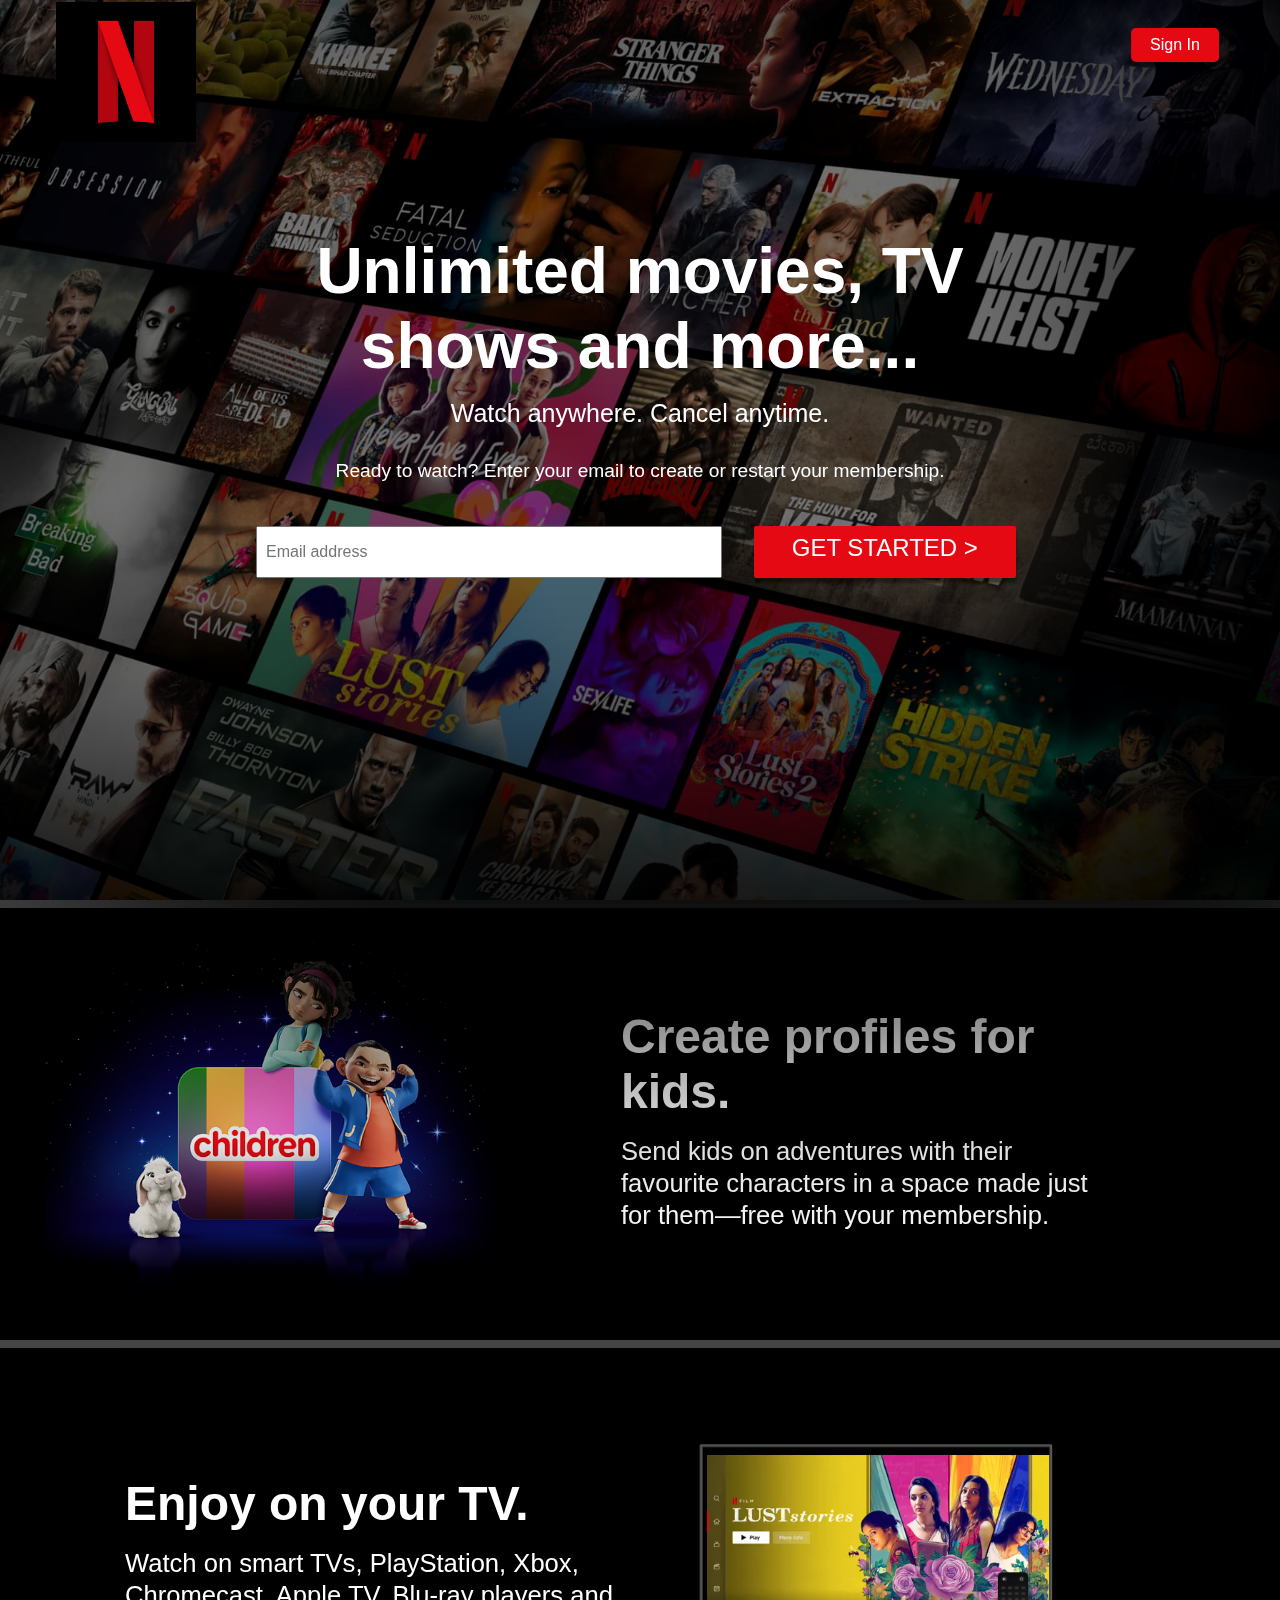
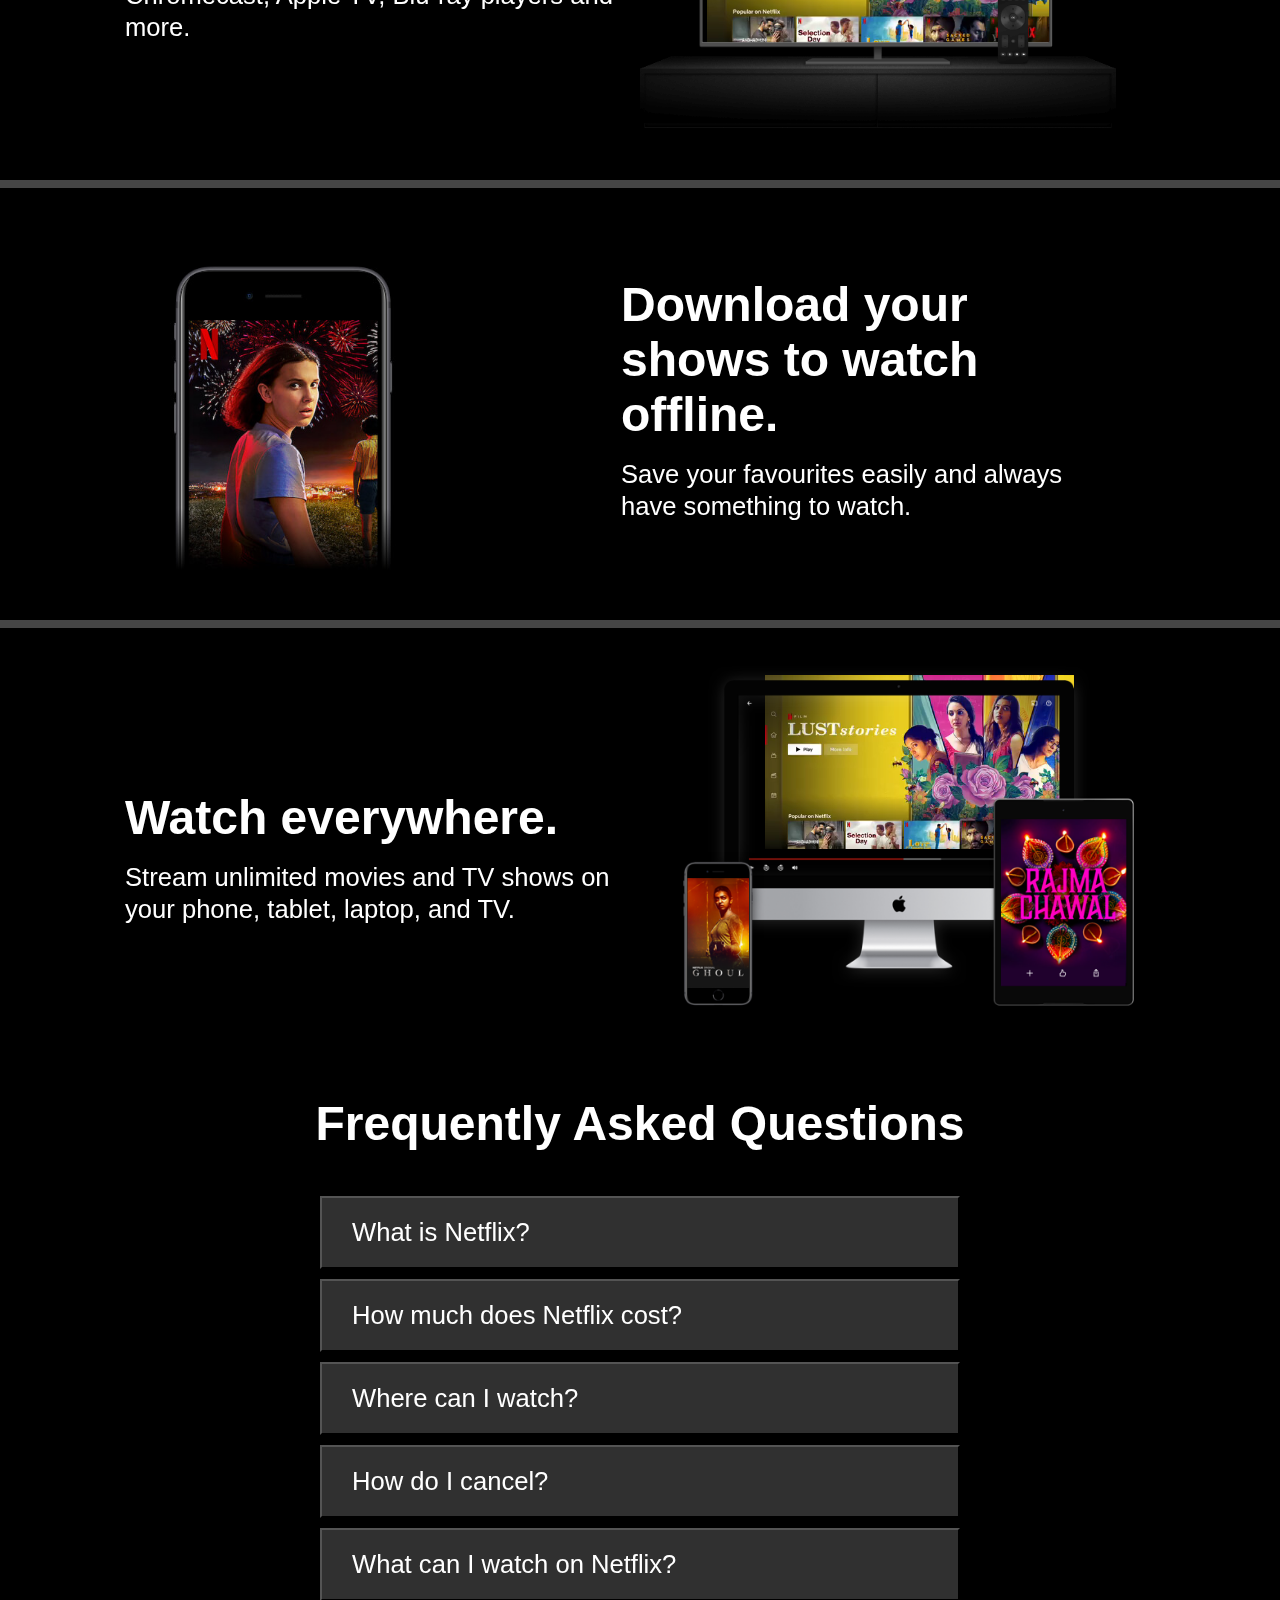
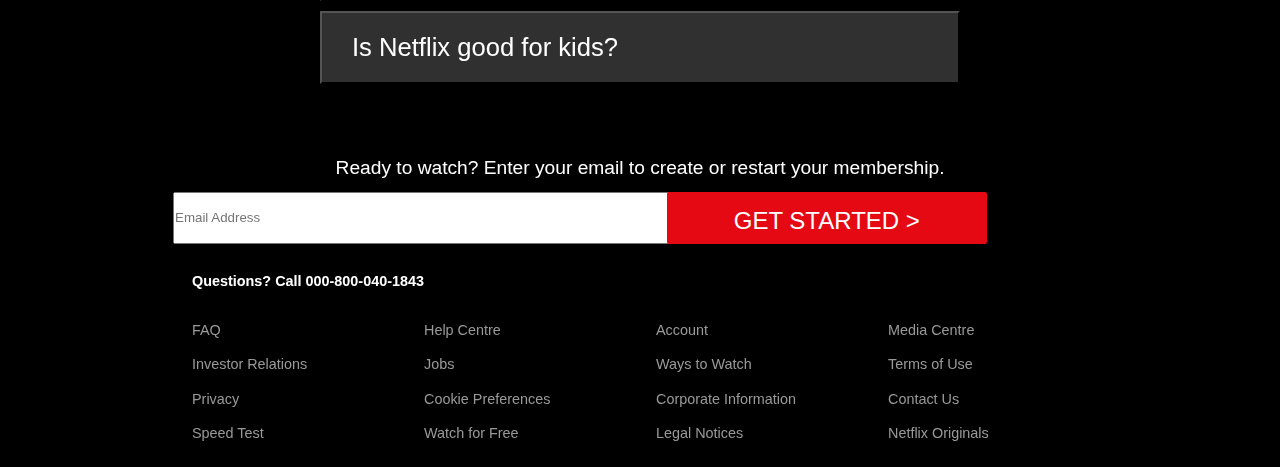
<file: Task2_Netflix_homepage/index.html>
<!DOCTYPE html>
<html lang="en">

<head>
    <meta charset="UTF-8">
    <meta name="viewport" content="width=device-width, initial-scale=1.0">
    <link rel="stylesheet" href="style.css">
    <title>Netflix</title>
    <link rel="icon" href="Netflix-Symbol.png" type="image/icon type">
</head>

<body>
    <header class="showcase">
        <div class="showcase-top">
            <img src="Netflix-Symbol.png" alt="Netflix Logo">
            <a href="#" class="btn btn-rounded">Sign In</a>
        </div>
        <div class="showcase-content">
            <h1>Unlimited movies, TV shows and more...</h1>
            <h3>Watch anywhere. Cancel anytime.</h3>
            <p>Ready to watch? Enter your email to create or restart your membership.</p>
            <input type="email" name="email" id="mail" placeholder="Email address">
            <a href="#" class="btn btn-lg">GET STARTED ></a>
        </div>
    </header>

    <section class="style-cards">
        <div class="card-0">
            <img src="AAAABVr8nYuAg0xDpXDv0VI9HUoH7r2aGp4TKRCsKNQrMwxzTtr-NlwOHeS8bCI2oeZddmu3nMYr3j9MjYhHyjBASb1FaOGYZNYvPBCL.png"
                alt="Netflix Mobile">
            <div class="desc-0">
                <h1>Create profiles for kids.</h1>
                <h3>Send kids on adventures with their favourite characters in a space made just for them—free with your
                    membership.</h3>
            </div>
        </div>
        <div class="card-1">
            <div class="desc-1">
                <h1>Enjoy on your TV.</h1>
                <h3>Watch on smart TVs, PlayStation, Xbox, Chromecast, Apple TV, Blu-ray players and more.</h3>
            </div>
            <img src="tv.png" alt="Netflix TV">
            <video class="video-1" autoplay="" playsinline="" muted="" loop="">
                <source src="video-tv-in-0819.m4v" type="video/mp4">
            </video>
        </div>
        <div class="card-2">
            <img src="mobile-0819.jpg" alt="Netflix Mobile">
            <div class="desc-2">
                <h1>Download your shows to watch offline.</h1>
                <h3>Save your favourites easily and always have something to watch.</h3>
            </div>
        </div>
        <div class="card-3">
            <div class="desc-3">
                <h1>Watch everywhere.</h1>
                <h3>Stream unlimited movies and TV shows on your phone, tablet, laptop, and TV.</h3>
            </div>
            <img src="device-pile-in.png" alt="Device-Pile-In">
            <video class="video-2" autoplay="" playsinline="" muted="" loop="">
                <source src="video-tv-in-0819.m4v" type="video/mp4">
            </video>
        </div>
    </section>

    <section class="lastsec">
        <div class="faq">
            <h1>Frequently Asked Questions</h1>
            <ul class="questions">
                <button>What is Netflix?</button>
                <button>How much does Netflix cost?</button>
                <button>Where can I watch?</button>
                <button>How do I cancel?</button>
                <button>What can I watch on Netflix?</button>
                <button>Is Netflix good for kids?</button>

            </ul>
            <p>Ready to watch? Enter your email to create or restart your membership.</p>
            <div class="input">
                <input type="email" name="email" placeholder="Email Address">
                <a href="#" class="btn-rounded"><button>GET STARTED ></button></a>
            </div>
        </div>
    </section>


    <footer class="footer">
        <p>Questions? Call 000-800-040-1843</p>
        <div class="footer-cols">
            <ul>
                <li><a href="#">FAQ</a></li>
                <li><a href="#">Investor Relations</a></li>
                <li><a href="#">Privacy</a></li>
                <li><a href="#">Speed Test</a></li>
            </ul>
            <ul>
                <li><a href="#">Help Centre</a></li>
                <li><a href="#">Jobs</a></li>
                <li><a href="#">Cookie Preferences</a></li>
                <li><a href="#">Watch for Free</a></li>
            </ul>
            <ul>
                <li><a href="#">Account</a></li>
                <li><a href="#">Ways to Watch</a></li>
                <li><a href="#">Corporate Information</a></li>
                <li><a href="#">Legal Notices</a></li>
            </ul>
            <ul>
                <li><a href="#">Media Centre</a></li>
                <li><a href="#">Terms of Use</a></li>
                <li><a href="#">Contact Us</a></li>
                <li><a href="#">Netflix Originals</a></li>
            </ul>
        </div>
    </footer>
</body>

</html>
</file>
<file: Task2_Netflix_homepage/style.css>
/*-- Bharat Intern Internship --*/
/*-- Domain Name -  Web Development --*/
/*-- Task - 3(Homepage of Netflix) --*/
/*-- Intern Name - Anuj Sharma --*/


:root{
    --primary-color: #e50914;
    --dark-color: #141414;
    --light-color: #f4f4f4;
}

*{
    margin: 0;
    padding: 0;
}

body{
    font-family: Arial, Helvetica, sans-serif;
    background: #000000;
    color: #999999;
}

ul{
    list-style: none;
}

h1,h2,h3,h4{
    color: #ffffff;
}

h3{
    font-weight: lighter;
}

a{
    color: #ffffff;
    text-decoration: none;
}

p{
    margin: 0.5rem 0;
    font-weight: bold;
    color: #ffffff;
}

img{
    width: 100%;
}

.showcase{
    width: 100%;
    height: 100vh;
    position: relative;
    background: url("IN-en-20230807-popsignuptwoweeks-perspective_alpha_website_large.jpg") no-repeat center center/cover;
}

.showcase::after{
    content: "";
    position: absolute;
    top: 0;
    left: 0;
    width: 100%;
    height: 100%;
    z-index: 1;
    background: rgba(0, 0, 0, 0.4);
    box-shadow: 120px 100px 250px #000000 , inset -120px -100px 250px #000000;
}

.showcase-top{
    position: relative;
    z-index: 2;
    height: 90px;
}

.showcase-top img{
    width: 140px;
    position: absolute;
    top: 80%;
    left: 0;
    transform: translate(40% , -50%);
}

.showcase-top a{
    position: absolute;
    top: 50%;
    right: 0;
    transform: translate(-60% , -50%);
}

.showcase-content{
    position: relative;
    margin: 0 20%;
    z-index: 2;
    display: flex;
    flex-direction: column;
    justify-content: center;
    text-align: center;
    align-items: center;
    margin-top: 9rem;
}

.showcase-content h1{
    font-weight: 700;
    font-size: 64px;
    margin: 0 30px;
    max-width: 800px;
    line-height: 74.5px;
}

.showcase-content h3{
    color: white;
    font-size: 25px;
    margin: 16px 0;
}

.showcase-content p{
    font-size: 19.2px;
    font-weight: 300;
    padding-top: 0.5rem;
    padding-bottom: 1rem;
}

.showcase-content input{
    position: absolute;
    left: 0;
    bottom: -8vh;
    width: 454px;
    height: 3rem;
    font-size: 1rem;
    padding-left: 0.5rem;
}

.btn{
    display: inline-block;
    background: var(--primary-color);
    color: white;
    padding: 0.5rem 1.2rem;
    font-size: 1rem;
    text-align: center;
    border: none;
    cursor: pointer;
    border-radius: 2px;
    margin-right: 0.5rem;
    outline: none;
    box-shadow: 0 5px 3px rgba(0, 0, 0, 0.45);
}

.btn:hover{
    opacity: 0.9;
}

.btn-rounded{
    border-radius: 5px;
}

.showcase-content .btn-lg{
    position: absolute;
    right: 0;
    bottom: -8vh;
    padding: 0.5rem 1.2rem;
    font-size: 1.5rem;
    text-transform: uppercase;
    height: 36px;
    width: 14rem;
}

.card-0 , 
.card-1,
.card-2,
.card-3{
    border-top: 8px rgb(69, 69, 69) solid;
    padding: 50px;
}

.card-0{
    position: relative;
    display: inline-grid;
    grid-template-columns: 40% 50%;
    text-align: left;
    align-items: center;
    padding: 25px 45px 50px;
}

.desc-0{
    padding-left: 100px;
}

.card-1{
    position: relative;
    display: inline-grid;
    grid-template-columns: 50% 40%;
    text-align: left;
    align-items: center;
    padding: 25px 45px 50px;
}

.desc-1{
    padding-left: 80px;
}

.style-cards h1{
    font-size: 3rem;
    padding: 1rem;
    padding-left: 0;
}

.style-cards h3{
    font-size: 1.6rem;
    line-height: 2rem;
}

.card-1 video{
    position: relative;
    width: 100%;
    height: 54%;
    grid-column: 2/2;
    grid-row: 1/2;
    z-index: -1;
}

.card-1 img{
    grid-column: 2/2;
    grid-row: 1/2;
}

.card-2{
    position: relative;
    display: inline-grid;
    grid-template-columns: 40% 50%;
    text-align: left;
    align-items: center;
    padding: 25px 45px 50px;
}

.desc-2{
    padding-left: 100px;
}

.card-3{
    position: relative;
    display: inline-grid;
    grid-template-columns: 50% 40%;
    text-align: left;
    align-items: center;
    padding: 25px 45px 50px;
}

.desc-3{
    padding-left: 80px;
    padding-right: 20px;
}

.card-3 img{
    width: 110%;
    grid-column: 2/2;
    grid-row: 1/2;
}

.card-3 video{
    position: relative;
    top: -87px;
    left: 125px;
    width: 65%;
    height: 78%;
    grid-column: 2/2;
    grid-row: 1/2;
    z-index: -1;
}

.faq{
    text-align: center;
}

.faq h1{
    padding-bottom: 40px;
    font-size: 3rem;
}

.questions{
    display: flex;
    flex-direction: column;
    flex-basis: 40%;
    align-items: center;
}

.questions li{
    padding: 20px 30px;
    margin: 5px;
    font-size: 1.6rem;
    background-color: #303030;
    color: white;
    text-align: left;
    width: 50%;
}
button{
    padding: 20px 30px;
    margin: 5px;
    font-size: 1.6rem;
    background-color: #303030;
    color: white;
    text-align: left;
    width: 50%;
}

button:hover{
    color: rgb(255, 59, 59);
    border: 2px solid rgb(255, 49, 49);
    border-radius: 20px;
    background-color: #ffffff;
    cursor: pointer;
}

.faq p{
    padding-top: 60px;
    font-size: 1.2rem;
    font-weight: 200;
}

.input{
    display: inline-grid;
    align-items: center;
    grid-template-columns: 50% 40%;
}

.input input{
    width: 600px;
    height: 3rem;
}

.input button{
    height: 3.25rem;
    width: 320px;
    left: 20px;
    text-align: center;
    background-color: var(--primary-color);
    font-size: 1.5rem;
    padding: 15px 32px;
    border: none;
    border-radius: 2px;
    color: white;
}

.input button:hover{
    color: rgb(255, 66, 66);
    background-color: white;
    border: 2px solid red;

}

.footer{
    max-width: 70%;
    margin: 1rem auto;
    overflow: auto;
}

.footer ,
.footer a{
    color: #999999;
    font-size: 0.9rem;
}

.footer p{
    margin-bottom: 1.5rem;
}

.footer .footer-cols{
    display: grid;
    grid-template-columns: repeat(4 , 1fr);
    grid-gap: 2rem;
}

.footer li{
    line-height: 2.4;
}
</file>
